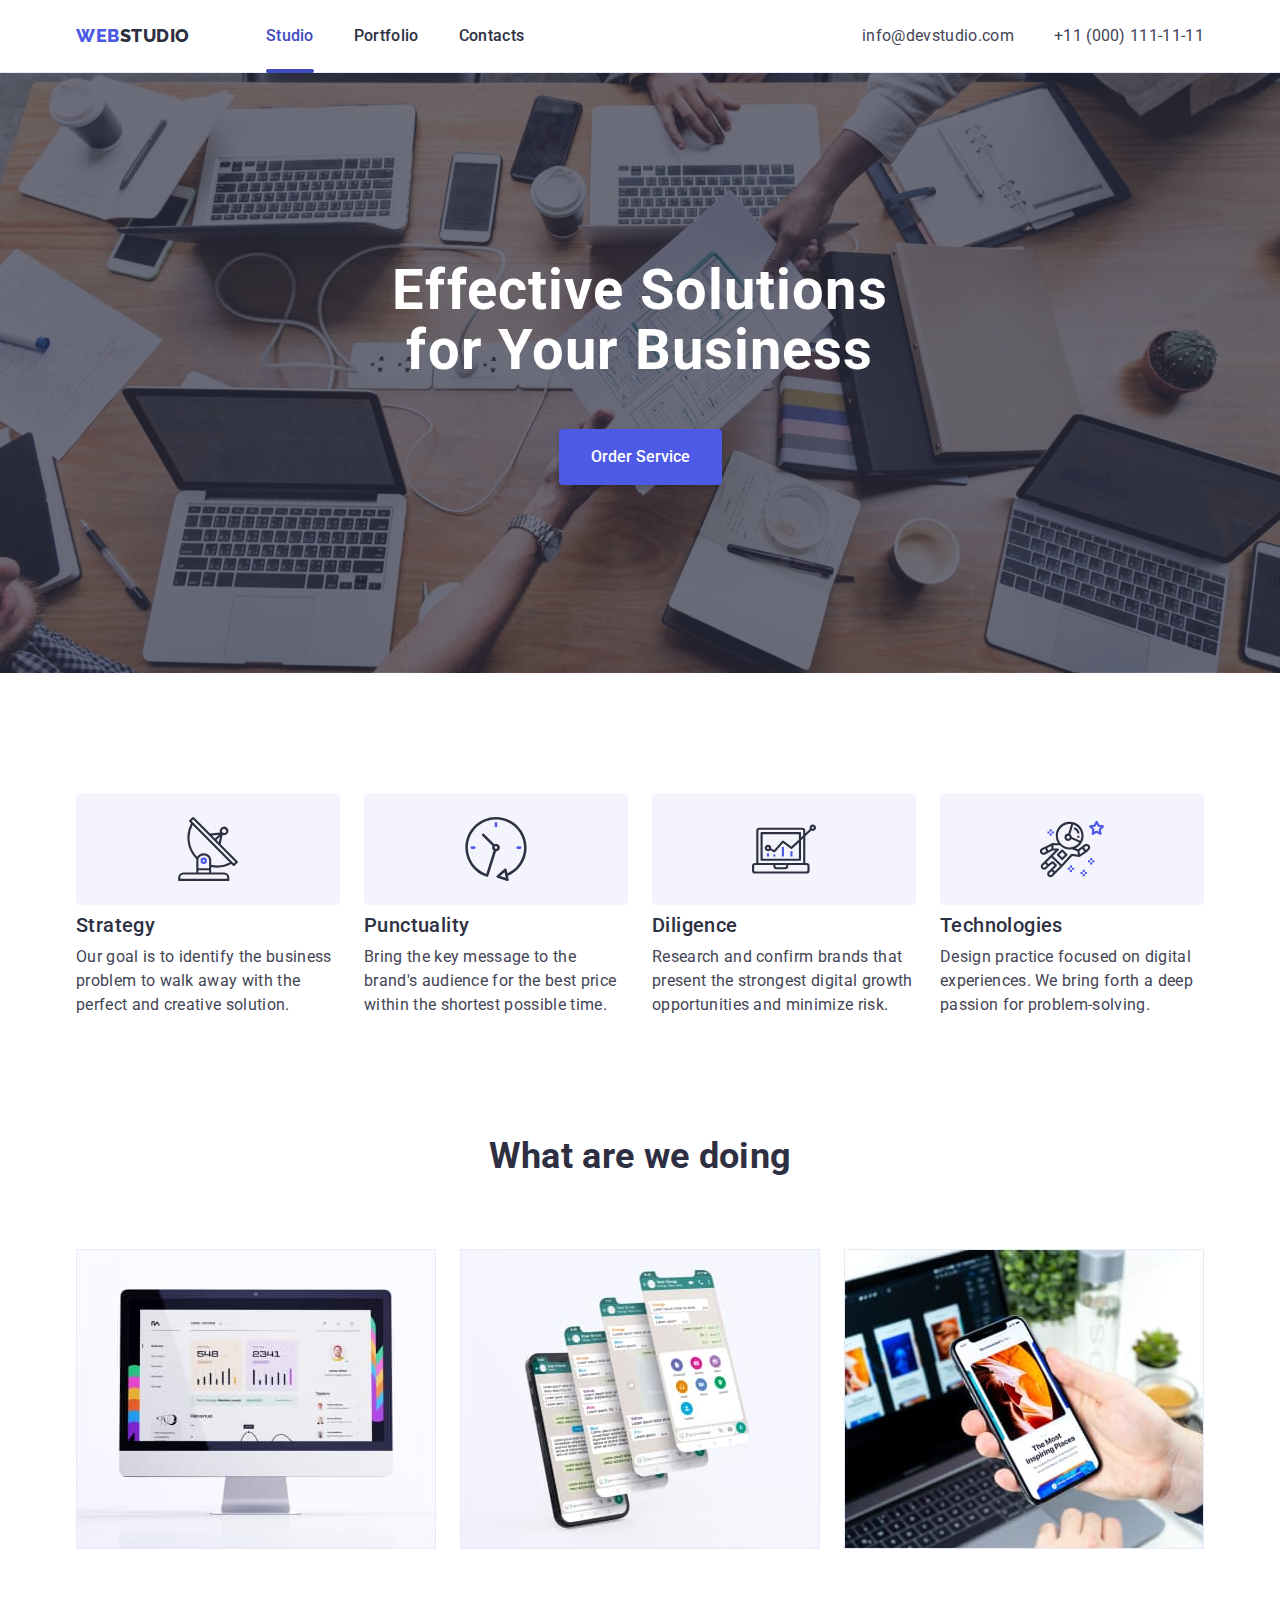
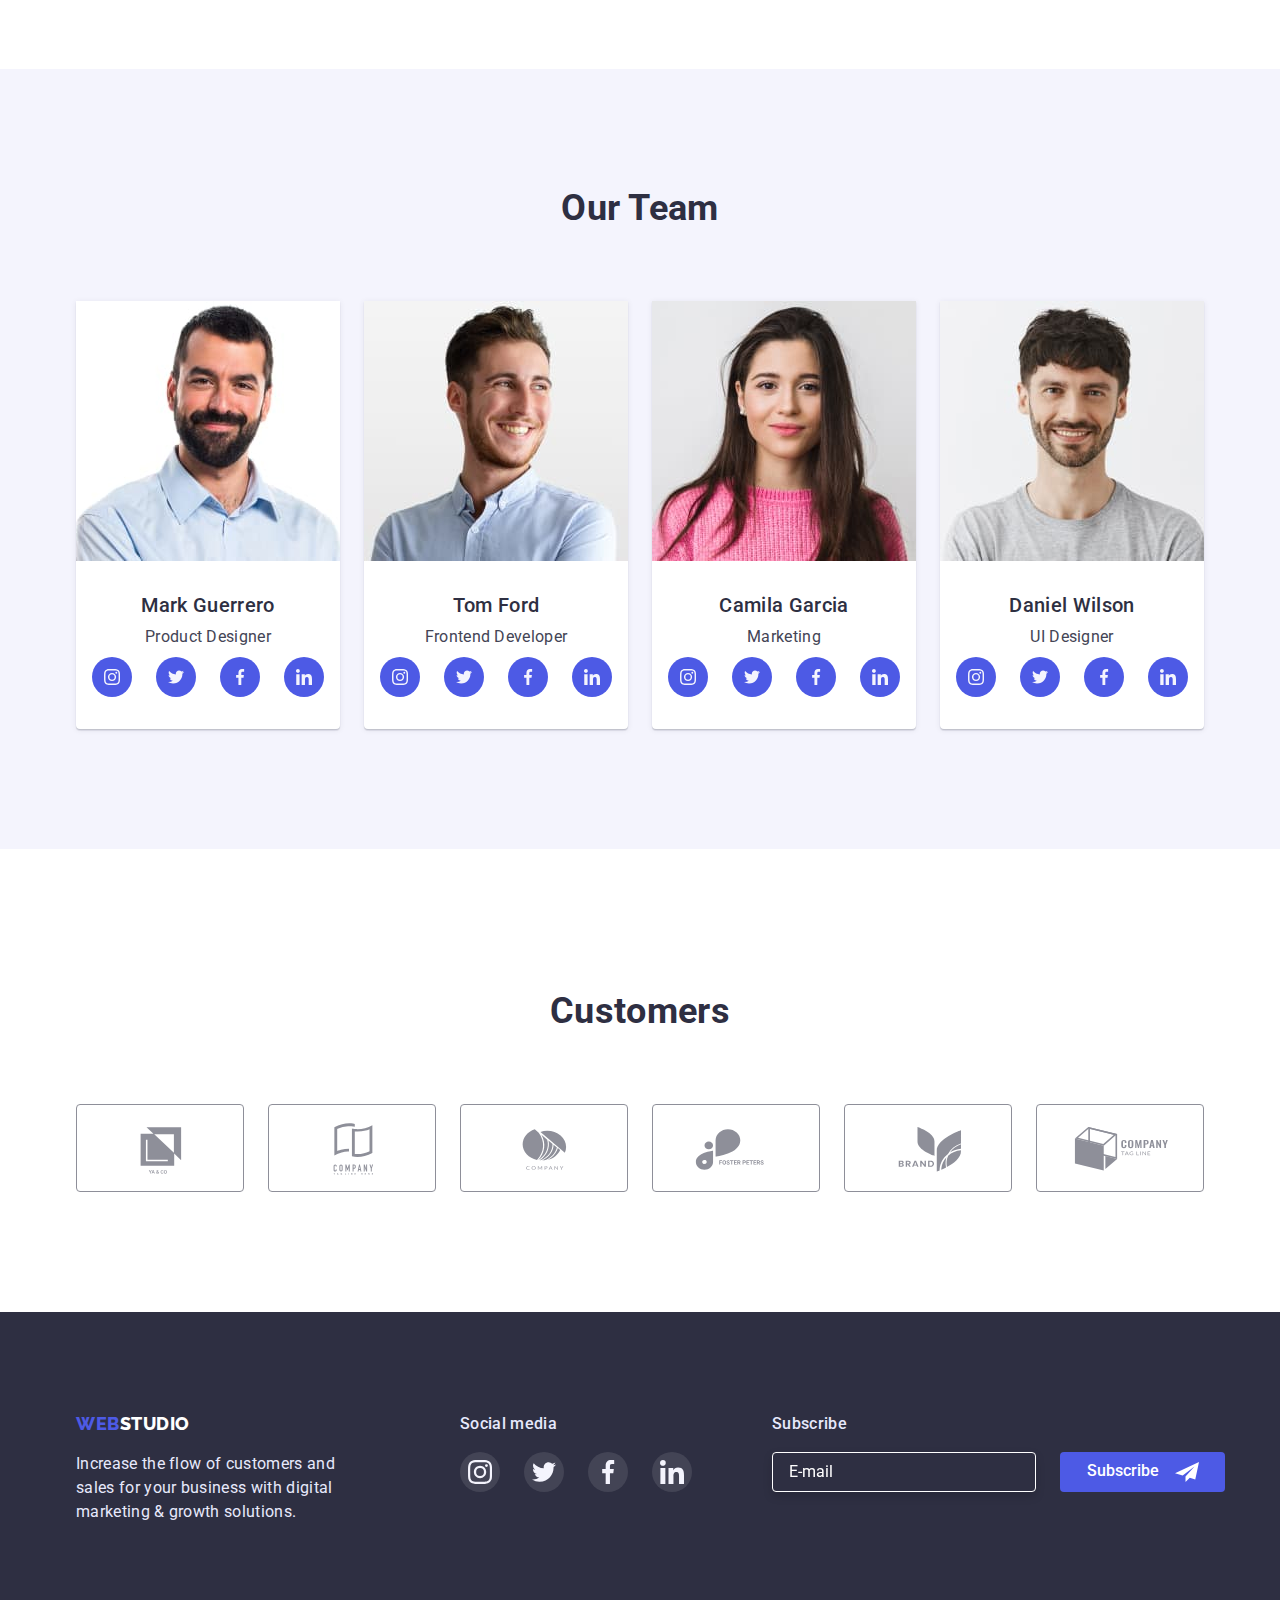
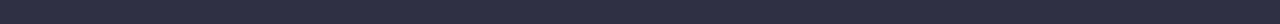
<file: index.html>
<!DOCTYPE html>
<html lang="en">
  <head>
    <meta charset="UTF-8" />
    <meta http-equiv="X-UA-Compatible" content="IE=edge" />
    <meta name="viewport" content="width=device-width, initial-scale=1.0" />
    <title>Web Studio</title>
    <link
      rel="stylesheet"
      href="https://cdnjs.cloudflare.com/ajax/libs/modern-normalize/1.1.0/modern-normalize.min.css"
    />
    <link rel="preconnect" href="https://fonts.googleapis.com" />
    <link rel="preconnect" href="https://fonts.gstatic.com" crossorigin />
    <link
      href="https://fonts.googleapis.com/css2?family=Raleway:wght@800&family=Roboto:wght@400;500;700&display=swap"
      rel="stylesheet"
    />
    <link rel="stylesheet" href="./css/styles.css" />
  </head>
  <body>
    <header>
      <div class="container">
        <div class="header-container-desktop">
          <nav class="header-nav">
            <a class="logo" href="./index.html">
              Web<span class="logo-decorate">Studio</span>
            </a>
            <ul class="header-menu">
              <li>
                <a class="navigation-link current" href="./index.html">
                  Studio
                </a>
              </li>
              <li>
                <a class="navigation-link" href="./portfolio.html">
                  Portfolio
                </a>
              </li>
              <li>
                <a class="navigation-link" href=""> Contacts </a>
              </li>
            </ul>
          </nav>
          <address>
            <ul class="header-adress">
              <li>
                <a class="address-link" href="mailto:info@devstudio.com"
                  >info@devstudio.com</a
                >
              </li>
              <li>
                <a class="address-link" href="tel:+110001111111"
                  >+11 (000) 111-11-11</a
                >
              </li>
            </ul>
          </address>
        </div>
        <div class="header-container-mobile">
          <a class="logo" href="./index.html">
            Web<span class="logo-decorate">Studio</span>
          </a>
          <button
            class="header-burger js-open-menu"
            type="button"
            aria-expanded="false"
          >
            <svg class="header-burger-icon" width="32" height="22">
              <use href="./images/icons.svg#icon-menu-hamburger"></use>
            </svg>
          </button>
        </div>
        <div class="mobile-menu-container js-menu-container">
          <div class="mobile-menu-thumb">
            <button class="js-close-menu modal-close" type="button">
              <svg class="modal-button-icon">
                <use href="./images/icons.svg#icon-close"></use>
              </svg>
            </button>

            <div class="mobile-menu-navigation">
              <ul>
                <li>
                  <a class="navigation-link" href="./index.html"> Studio </a>
                </li>
                <li>
                  <a class="navigation-link" href="./portfolio.html">
                    Portfolio
                  </a>
                </li>
                <li>
                  <a class="navigation-link mobile-focus" href=""> Contacts </a>
                </li>
              </ul>
            </div>

            <div class="mobile-menu-adress">
              <ul>
                <li>
                  <a class="address-link mobile-focus" href="tel:+110001111111"
                    >+11 (000) 111-11-11</a
                  >
                </li>
                <li>
                  <a
                    class="address-link mobile-mailto"
                    href="mailto:info@devstudio.com"
                    >info@devstudio.com</a
                  >
                </li>
              </ul>
            </div>
            <ul class="socials-list">
              <li class="socials-item">
                <a class="socials-link" href="#">
                  <svg class="socials-icon">
                    <use href="./images/icons.svg#icon-instagram"></use>
                  </svg>
                </a>
              </li>
              <li class="socials-item">
                <a class="socials-link" href="#">
                  <svg class="socials-icon">
                    <use href="./images/icons.svg#icon-twitter"></use>
                  </svg>
                </a>
              </li>
              <li class="socials-item">
                <a class="socials-link" href="#">
                  <svg class="socials-icon">
                    <use href="./images/icons.svg#icon-facebook"></use>
                  </svg>
                </a>
              </li>
              <li class="socials-item">
                <a class="socials-link" href="#">
                  <svg class="socials-icon">
                    <use href="./images/icons.svg#icon-linkedin"></use>
                  </svg>
                </a>
              </li>
            </ul>
          </div>
        </div>
      </div>
    </header>

    <main>
      <section class="hero">
        <div class="container">
          <h1 class="hero-title">Effective Solutions for Your Business</h1>
          <button class="hero-button" type="button" data-modal-open>
            Order Service
          </button>
        </div>
      </section>
      <section class="benefits">
        <div class="container">
          <h2 class="section-title visually-hidden">Benefits</h2>
          <ul class="benefits-list">
            <li class="benefits-item">
              <div class="benefits-icon-thumb">
                <svg class="benefits-icon">
                  <use
                    href="./images/icons.svg#icon-antenna"
                    width="64"
                    height="64"
                  ></use>
                </svg>
              </div>
              <h3 class="benefits-title">Strategy</h3>
              <p class="benefits-description">
                Our goal is to identify the business problem to walk away with
                the perfect and creative solution.
              </p>
            </li>
            <li class="benefits-item">
              <div class="benefits-icon-thumb">
                <svg class="benefits-icon">
                  <use
                    href="./images/icons.svg#icon-clock"
                    width="64"
                    height="64"
                  ></use>
                </svg>
              </div>
              <h3 class="benefits-title">Punctuality</h3>
              <p class="benefits-description">
                Bring the key message to the brand's audience for the best price
                within the shortest possible time.
              </p>
            </li>
            <li class="benefits-item">
              <div class="benefits-icon-thumb">
                <svg class="benefits-icon">
                  <use
                    href="./images/icons.svg#icon-diagram"
                    width="64"
                    height="64"
                  ></use>
                </svg>
              </div>
              <h3 class="benefits-title">Diligence</h3>
              <p class="benefits-description">
                Research and confirm brands that present the strongest digital
                growth opportunities and minimize risk.
              </p>
            </li>
            <li class="benefits-item">
              <div class="benefits-icon-thumb">
                <svg class="benefits-icon">
                  <use
                    href="./images/icons.svg#icon-astronaut"
                    width="64"
                    height="64"
                  ></use>
                </svg>
              </div>
              <h3 class="benefits-title">Technologies</h3>
              <p class="benefits-description">
                Design practice focused on digital experiences. We bring forth a
                deep passion for problem-solving.
              </p>
            </li>
          </ul>
        </div>
      </section>
      <section class="works">
        <div class="container">
          <h2 class="section-title">What are we doing</h2>
          <ul class="works-list">
            <li>
              <img
                srcset="./images/works1.jpg 1x, ./images/works1@2x.jpg 2x"
                src="./images/works1.jpg"
                alt="Monoblock"
                width="360"
                height="300"
              />
            </li>
            <li>
              <img
                srcset="./images/works2.jpg 1x, ./images/works2@2x.jpg 2x"
                src="./images/works2.jpg"
                alt="Mobile phone"
                width="360"
                height="300"
              />
            </li>
            <li>
              <img
                srcset="./images/works3.jpg 1x, ./images/works3@2x.jpg 2x"
                src="./images/works3.jpg"
                alt="Notebock"
                width="360"
                height="300"
              />
            </li>
          </ul>
        </div>
      </section>
      <section class="team-section">
        <div class="container">
          <h2 class="section-title">Our Team</h2>
          <ul class="team-list">
            <li class="team-card">
              <img
                srcset="./images/teamcard1.jpg 1x, ./images/teamcard1@2x.jpg 2x"
                src="./images/teamcard1.jpg"
                alt="Mark Guerrero"
                width="264"
                height="260"
              />
              <div class="team-card-name">
                <h3 class="team-card-title">Mark Guerrero</h3>
                <p class="team-card-description">Product Designer</p>
                <ul class="socials-list">
                  <li class="socials-item">
                    <a class="socials-link" href="#">
                      <svg class="socials-icon">
                        <use href="./images/icons.svg#icon-instagram"></use>
                      </svg>
                    </a>
                  </li>
                  <li class="socials-item">
                    <a class="socials-link" href="#">
                      <svg class="socials-icon">
                        <use href="./images/icons.svg#icon-twitter"></use>
                      </svg>
                    </a>
                  </li>
                  <li class="socials-item">
                    <a class="socials-link" href="#">
                      <svg class="socials-icon">
                        <use href="./images/icons.svg#icon-facebook"></use>
                      </svg>
                    </a>
                  </li>
                  <li class="socials-item">
                    <a class="socials-link" href="#">
                      <svg class="socials-icon">
                        <use href="./images/icons.svg#icon-linkedin"></use>
                      </svg>
                    </a>
                  </li>
                </ul>
              </div>
            </li>
            <li class="team-card">
              <img
                srcset="./images/teamcard2.jpg 1x, ./images/teamcard2@2x.jpg 2x"
                src="./images/teamcard2.jpg"
                alt="Tom Ford"
                width="264"
                height="260"
              />
              <div class="team-card-name">
                <h3 class="team-card-title">Tom Ford</h3>
                <p class="team-card-description">Frontend Developer</p>
                <ul class="socials-list">
                  <li class="socials-item">
                    <a class="socials-link" href="#">
                      <svg class="socials-icon">
                        <use href="./images/icons.svg#icon-instagram"></use>
                      </svg>
                    </a>
                  </li>
                  <li class="socials-item">
                    <a class="socials-link" href="#">
                      <svg class="socials-icon">
                        <use href="./images/icons.svg#icon-twitter"></use>
                      </svg>
                    </a>
                  </li>
                  <li class="socials-item">
                    <a class="socials-link" href="#">
                      <svg class="socials-icon">
                        <use href="./images/icons.svg#icon-facebook"></use>
                      </svg>
                    </a>
                  </li>
                  <li class="socials-item">
                    <a class="socials-link" href="#">
                      <svg class="socials-icon">
                        <use href="./images/icons.svg#icon-linkedin"></use>
                      </svg>
                    </a>
                  </li>
                </ul>
              </div>
            </li>
            <li class="team-card">
              <img
                srcset="./images/teamcard3.jpg 1x, ./images/teamcard3@2x.jpg 2x"
                src="./images/teamcard3.jpg"
                alt="Camila Garcia"
                width="264"
                height="260"
              />
              <div class="team-card-name">
                <h3 class="team-card-title">Camila Garcia</h3>
                <p class="team-card-description">Marketing</p>
                <ul class="socials-list">
                  <li class="socials-item">
                    <a class="socials-link" href="#">
                      <svg class="socials-icon">
                        <use href="./images/icons.svg#icon-instagram"></use>
                      </svg>
                    </a>
                  </li>
                  <li class="socials-item">
                    <a class="socials-link" href="#">
                      <svg class="socials-icon">
                        <use href="./images/icons.svg#icon-twitter"></use>
                      </svg>
                    </a>
                  </li>
                  <li class="socials-item">
                    <a class="socials-link" href="#">
                      <svg class="socials-icon">
                        <use href="./images/icons.svg#icon-facebook"></use>
                      </svg>
                    </a>
                  </li>
                  <li class="socials-item">
                    <a class="socials-link" href="#">
                      <svg class="socials-icon">
                        <use href="./images/icons.svg#icon-linkedin"></use>
                      </svg>
                    </a>
                  </li>
                </ul>
              </div>
            </li>
            <li class="team-card">
              <img
                srcset="./images/teamcard4.jpg 1x, ./images/teamcard4@2x.jpg 2x"
                src="./images/teamcard4.jpg"
                alt="Daniel Wilson"
                width="264"
                height="260"
              />
              <div class="team-card-name">
                <h3 class="team-card-title">Daniel Wilson</h3>
                <p class="team-card-description">UI Designer</p>
                <ul class="socials-list">
                  <li class="socials-item">
                    <a class="socials-link" href="#">
                      <svg class="socials-icon">
                        <use href="./images/icons.svg#icon-instagram"></use>
                      </svg>
                    </a>
                  </li>
                  <li class="socials-item">
                    <a class="socials-link" href="#">
                      <svg class="socials-icon">
                        <use href="./images/icons.svg#icon-twitter"></use>
                      </svg>
                    </a>
                  </li>
                  <li class="socials-item">
                    <a class="socials-link" href="#">
                      <svg class="socials-icon">
                        <use href="./images/icons.svg#icon-facebook"></use>
                      </svg>
                    </a>
                  </li>
                  <li class="socials-item">
                    <a class="socials-link" href="#">
                      <svg class="socials-icon">
                        <use href="./images/icons.svg#icon-linkedin"></use>
                      </svg>
                    </a>
                  </li>
                </ul>
              </div>
            </li>
          </ul>
        </div>
      </section>
      <section class="customers">
        <div class="container">
          <h2 class="section-title">Customers</h2>
          <ul class="customers-list">
            <li class="customers-item">
              <a class="customers-link" href="#">
                <svg class="customers-icon">
                  <use href="./images/icons.svg#icon-company1"></use>
                </svg>
              </a>
            </li>
            <li class="customers-item">
              <a class="customers-link" href="#">
                <svg class="customers-icon">
                  <use href="./images/icons.svg#icon-company2"></use>
                </svg>
              </a>
            </li>
            <li class="customers-item">
              <a class="customers-link" href="#">
                <svg class="customers-icon">
                  <use href="./images/icons.svg#icon-company3"></use>
                </svg>
              </a>
            </li>
            <li class="customers-item">
              <a class="customers-link" href="#">
                <svg class="customers-icon">
                  <use href="./images/icons.svg#icon-company4"></use>
                </svg>
              </a>
            </li>
            <li class="customers-item">
              <a class="customers-link" href="#">
                <svg class="customers-icon">
                  <use href="./images/icons.svg#icon-company5"></use>
                </svg>
              </a>
            </li>
            <li class="customers-item">
              <a class="customers-link" href="#">
                <svg class="customers-icon">
                  <use href="./images/icons.svg#icon-company6"></use>
                </svg>
              </a>
            </li>
          </ul>
        </div>
      </section>
    </main>

    <footer>
      <div class="container">
        <div class="footer-container">
          <div class="footer-description">
            <a class="logo" href="./index.html">
              Web<span class="logo-decorate">Studio</span>
            </a>
            <p class="footer-info">
              Increase the flow of customers and sales for your business with
              digital marketing & growth solutions.
            </p>
          </div>
          <div class="footer-social">
            <p class="footer-social-title">Social media</p>
            <ul class="footer-socials-list">
              <li class="footer-socials-item">
                <a class="footer-socials-link" href="#">
                  <svg class="footer-socials-icon">
                    <use href="./images/icons.svg#icon-instagram"></use>
                  </svg>
                </a>
              </li>
              <li class="footer-socials-item">
                <a class="footer-socials-link" href="#">
                  <svg class="footer-socials-icon">
                    <use href="./images/icons.svg#icon-twitter"></use>
                  </svg>
                </a>
              </li>
              <li class="footer-socials-item">
                <a class="footer-socials-link" href="#">
                  <svg class="footer-socials-icon">
                    <use href="./images/icons.svg#icon-facebook"></use>
                  </svg>
                </a>
              </li>
              <li class="footer-socials-item">
                <a class="footer-socials-link" href="#">
                  <svg class="footer-socials-icon">
                    <use href="./images/icons.svg#icon-linkedin"></use>
                  </svg>
                </a>
              </li>
            </ul>
          </div>
          <div class="footer-form">
            <p class="footer-form-title">Subscribe</p>
            <form name="footer-form" autocomplete="off">
              <div class="footer-form-field">
                <input
                  class="footer-form-input"
                  type="email"
                  name="email"
                  id="email"
                  placeholder="E-mail"
                />
                <label class="visually-hidden" for="email"></label>
                <button class="footer-form-button" type="submit">
                  Subscribe
                  <svg class="footer-form-button-icon">
                    <use href="./images/icons.svg#icon-telegram"></use>
                  </svg>
                </button>
              </div>
            </form>
          </div>
        </div>
      </div>
    </footer>
    <div class="backdrop is-hidden" data-modal>
      <div class="modal">
        <button class="modal-close" type="button" data-modal-close>
          <svg class="modal-button-icon">
            <use href="./images/icons.svg#icon-close"></use>
          </svg>
        </button>
        <p class="contact-form-title">
          Leave your contacts and we will call you back
        </p>
        <form class="contact-form" name="contact-form" autocomplete="off">
          <div class="contact-form-field">
            <label class="contact-form-label" for="user-name">Name</label>
            <input
              class="contact-form-input"
              type="text"
              name="user-name"
              id="user-name"
              placeholder=" "
            />
            <svg class="contact-form-icon">
              <use href="./images/icons.svg#icon-man"></use>
            </svg>
          </div>

          <div class="contact-form-field">
            <label class="contact-form-label" for="user-phone">Phone</label>
            <input
              class="contact-form-input"
              type="tel"
              name="user-phone"
              id="user-phone"
              placeholder=" "
            />
            <svg class="contact-form-icon">
              <use href="./images/icons.svg#icon-phone"></use>
            </svg>
          </div>

          <div class="contact-form-field">
            <label class="contact-form-label" for="user-email">Email</label>
            <input
              class="contact-form-input"
              type="email"
              name="user-email"
              id="user-email"
              placeholder=" "
            />
            <svg class="contact-form-icon">
              <use href="./images/icons.svg#icon-email"></use>
            </svg>
          </div>

          <div class="contact-form-textarea">
            <label class="contact-form-label" for="user-message">Comment</label>
            <textarea
              class="contact-form-input textarea"
              name="user-message"
              id="user-message"
              placeholder="Text input"
            ></textarea>
          </div>

          <div class="contact-form-checkbox">
            <label class="checkbox-label" for="terms-conditions">
              <input
                class="checkbox-input"
                id="terms-conditions"
                type="checkbox"
                name="terms-conditions"
              />
              <span class="checkbox-icon"></span>
              <span>
                I accept the terms and conditions of the
                <a class="privacy-policy" href="#">Privacy Policy</a>
              </span>
            </label>
          </div>

          <button class="contact-form-button" type="submit">Send</button>
        </form>
      </div>
    </div>
    <script src="./js/mobile-menu.js"></script>
    <script src="./js/modal.js"></script>
  </body>
</html>
</file>
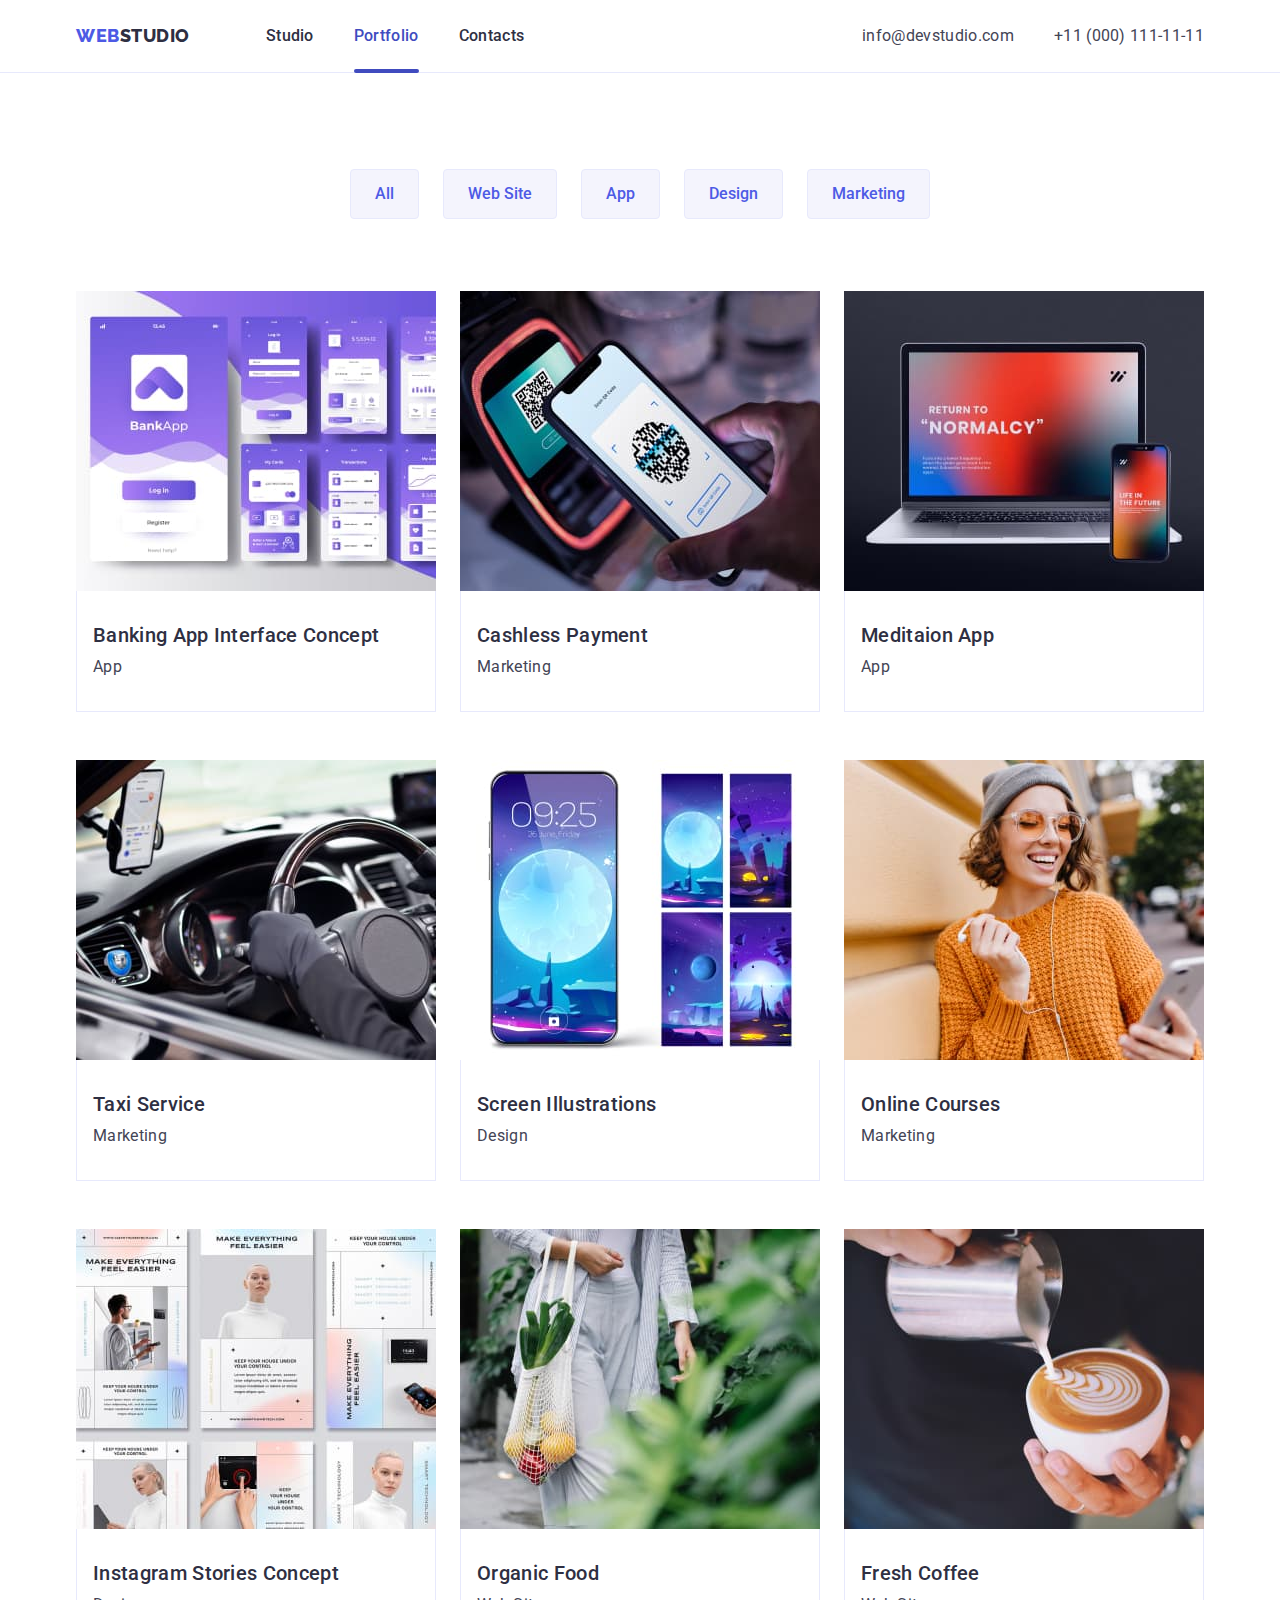
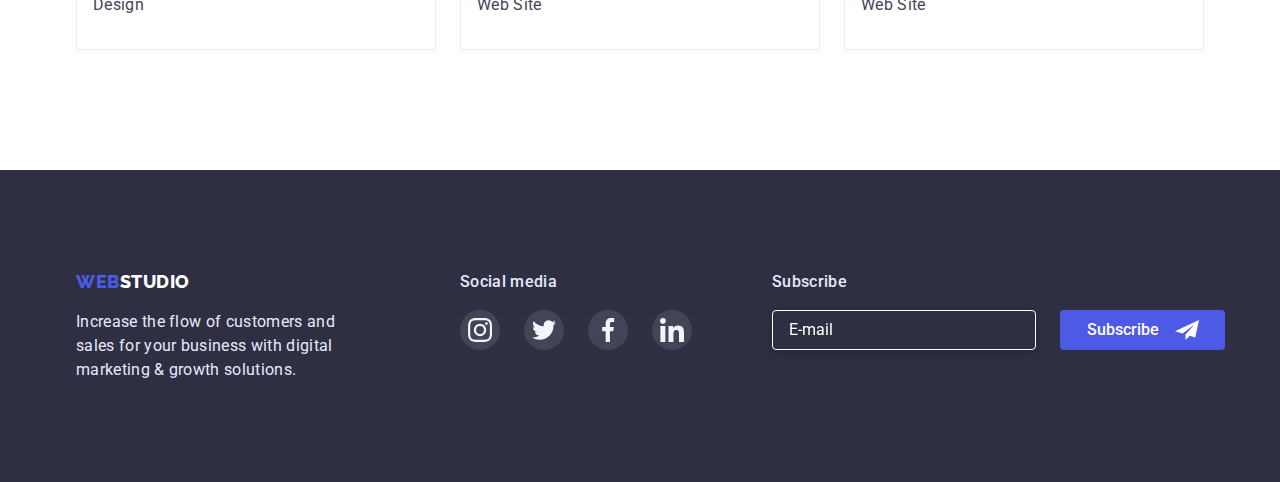
<file: portfolio.html>
<!DOCTYPE html>
<html lang="en">
  <head>
    <meta charset="UTF-8" />
    <meta http-equiv="X-UA-Compatible" content="IE=edge" />
    <meta name="viewport" content="width=device-width, initial-scale=1.0" />
    <title>Web Studio</title>
    <link
      rel="stylesheet"
      href="https://cdnjs.cloudflare.com/ajax/libs/modern-normalize/1.1.0/modern-normalize.min.css"
    />
    <link rel="preconnect" href="https://fonts.googleapis.com" />
    <link rel="preconnect" href="https://fonts.gstatic.com" crossorigin />
    <link
      href="https://fonts.googleapis.com/css2?family=Raleway:wght@800&family=Roboto:wght@400;500;700&display=swap"
      rel="stylesheet"
    />
    <link rel="stylesheet" href="./css/styles.css" />
  </head>
  <body>
    <header>
      <div class="container">
        <div class="header-container-desktop">
          <nav class="header-nav">
            <a class="logo" href="./index.html">
              Web<span class="logo-decorate">Studio</span>
            </a>
            <ul class="header-menu">
              <li>
                <a class="navigation-link" href="./index.html"> Studio </a>
              </li>
              <li>
                <a class="navigation-link current" href="./portfolio.html">
                  Portfolio
                </a>
              </li>
              <li>
                <a class="navigation-link" href=""> Contacts </a>
              </li>
            </ul>
          </nav>
          <address>
            <ul class="header-adress">
              <li>
                <a class="address-link" href="mailto:info@devstudio.com"
                  >info@devstudio.com</a
                >
              </li>
              <li>
                <a class="address-link" href="tel:+110001111111"
                  >+11 (000) 111-11-11</a
                >
              </li>
            </ul>
          </address>
        </div>
        <div class="header-container-mobile">
          <a class="logo" href="./index.html">
            Web<span class="logo-decorate">Studio</span>
          </a>
          <button
            class="header-burger js-open-menu"
            type="button"
            aria-expanded="false"
          >
            <svg class="header-burger-icon" width="32" height="22">
              <use href="./images/icons.svg#icon-menu-hamburger"></use>
            </svg>
          </button>
        </div>
        <div class="mobile-menu-container js-menu-container">
          <div class="mobile-menu-thumb">
            <button class="js-close-menu modal-close" type="button">
              <svg class="modal-button-icon">
                <use href="./images/icons.svg#icon-close"></use>
              </svg>
            </button>

            <div class="mobile-menu-navigation">
              <ul>
                <li>
                  <a class="navigation-link" href="./index.html"> Studio </a>
                </li>
                <li>
                  <a class="navigation-link" href="./portfolio.html">
                    Portfolio
                  </a>
                </li>
                <li>
                  <a class="navigation-link mobile-focus" href=""> Contacts </a>
                </li>
              </ul>
            </div>

            <div class="mobile-menu-adress">
              <ul>
                <li>
                  <a class="address-link mobile-focus" href="tel:+110001111111"
                    >+11 (000) 111-11-11</a
                  >
                </li>
                <li>
                  <a
                    class="address-link mobile-mailto"
                    href="mailto:info@devstudio.com"
                    >info@devstudio.com</a
                  >
                </li>
              </ul>
            </div>
            <ul class="socials-list">
              <li class="socials-item">
                <a class="socials-link" href="#">
                  <svg class="socials-icon">
                    <use href="./images/icons.svg#icon-instagram"></use>
                  </svg>
                </a>
              </li>
              <li class="socials-item">
                <a class="socials-link" href="#">
                  <svg class="socials-icon">
                    <use href="./images/icons.svg#icon-twitter"></use>
                  </svg>
                </a>
              </li>
              <li class="socials-item">
                <a class="socials-link" href="#">
                  <svg class="socials-icon">
                    <use href="./images/icons.svg#icon-facebook"></use>
                  </svg>
                </a>
              </li>
              <li class="socials-item">
                <a class="socials-link" href="#">
                  <svg class="socials-icon">
                    <use href="./images/icons.svg#icon-linkedin"></use>
                  </svg>
                </a>
              </li>
            </ul>
          </div>
        </div>
      </div>
    </header>

    <main>
      <section class="portfolio">
        <div class="container">
          <h1 class="visually-hidden">Portfolio</h1>
          <ul class="portfolio-filter-menu">
            <li>
              <button class="portfolio-filter-btn" type="button">All</button>
            </li>
            <li>
              <button class="portfolio-filter-btn" type="button">
                Web Site
              </button>
            </li>
            <li>
              <button class="portfolio-filter-btn" type="button">App</button>
            </li>
            <li>
              <button class="portfolio-filter-btn" type="button">Design</button>
            </li>
            <li>
              <button class="portfolio-filter-btn" type="button">
                Marketing
              </button>
            </li>
          </ul>
          <ul class="portfolio-filter-list">
            <li class="portfolio-project-item">
              <a class="portfolio-project-link" href="">
                <div class="portfolio-image">
                  <img
                    srcset="
                      ./images/ProjectCard1.jpg    1x,
                      ./images/ProjectCard1@2x.jpg 2x
                    "
                    src="./images/ProjectCard1.jpg"
                    alt="Banking App Interface Concept"
                    width="360"
                    height="300"
                  />
                  <p class="portfolio-description">
                    14 Stylish and User-Friendly App Design Concepts · Task
                    Manager App · Calorie Tracker App · Exotic Fruit Ecommerce
                    App · Cloud Storage App
                  </p>
                </div>
                <div class="portfolio-project-name">
                  <h2 class="portfolio-project-title">
                    Banking App Interface Concept
                  </h2>
                  <p class="portfolio-project-type">App</p>
                </div></a
              >
            </li>
            <li class="portfolio-project-item">
              <a class="portfolio-project-link" href="">
                <div class="portfolio-image">
                  <img
                    srcset="
                      ./images/ProjectCard2.jpg    1x,
                      ./images/ProjectCard2@2x.jpg 2x
                    "
                    src="./images/ProjectCard2.jpg"
                    alt="Cashless Payment"
                    width="360"
                    height="300"
                  />
                  <p class="portfolio-description">
                    14 Stylish and User-Friendly App Design Concepts · Task
                    Manager App · Calorie Tracker App · Exotic Fruit Ecommerce
                    App · Cloud Storage App
                  </p>
                </div>
                <div class="portfolio-project-name">
                  <h2 class="portfolio-project-title">Cashless Payment</h2>
                  <p class="portfolio-project-type">Marketing</p>
                </div></a
              >
            </li>
            <li class="portfolio-project-item">
              <a class="portfolio-project-link" href="">
                <div class="portfolio-image">
                  <img
                    srcset="
                      ./images/ProjectCard3.jpg    1x,
                      ./images/ProjectCard3@2x.jpg 2x
                    "
                    src="./images/ProjectCard3.jpg"
                    alt="Meditaion App"
                    width="360"
                    height="300"
                  />
                  <p class="portfolio-description">
                    14 Stylish and User-Friendly App Design Concepts · Task
                    Manager App · Calorie Tracker App · Exotic Fruit Ecommerce
                    App · Cloud Storage App
                  </p>
                </div>
                <div class="portfolio-project-name">
                  <h2 class="portfolio-project-title">Meditaion App</h2>
                  <p class="portfolio-project-type">App</p>
                </div></a
              >
            </li>
            <li class="portfolio-project-item">
              <a class="portfolio-project-link" href="">
                <div class="portfolio-image">
                  <img
                    srcset="
                      ./images/ProjectCard4.jpg    1x,
                      ./images/ProjectCard4@2x.jpg 2x
                    "
                    src="./images/ProjectCard4.jpg"
                    alt="Taxi Service"
                    width="360"
                    height="300"
                  />
                  <p class="portfolio-description">
                    14 Stylish and User-Friendly App Design Concepts · Task
                    Manager App · Calorie Tracker App · Exotic Fruit Ecommerce
                    App · Cloud Storage App
                  </p>
                </div>
                <div class="portfolio-project-name">
                  <h2 class="portfolio-project-title">Taxi Service</h2>
                  <p class="portfolio-project-type">Marketing</p>
                </div></a
              >
            </li>
            <li class="portfolio-project-item">
              <a class="portfolio-project-link" href="">
                <div class="portfolio-image">
                  <img
                    srcset="
                      ./images/ProjectCard5.jpg    1x,
                      ./images/ProjectCard5@2x.jpg 2x
                    "
                    src="./images/ProjectCard5.jpg"
                    alt="Screen Illustrations"
                    width="360"
                    height="300"
                  />
                  <p class="portfolio-description">
                    14 Stylish and User-Friendly App Design Concepts · Task
                    Manager App · Calorie Tracker App · Exotic Fruit Ecommerce
                    App · Cloud Storage App
                  </p>
                </div>
                <div class="portfolio-project-name">
                  <h2 class="portfolio-project-title">Screen Illustrations</h2>
                  <p class="portfolio-project-type">Design</p>
                </div></a
              >
            </li>
            <li class="portfolio-project-item">
              <a class="portfolio-project-link" href="">
                <div class="portfolio-image">
                  <img
                    srcset="
                      ./images/ProjectCard6.jpg    1x,
                      ./images/ProjectCard6@2x.jpg 2x
                    "
                    src="./images/ProjectCard6.jpg"
                    alt="Online Courses"
                    width="360"
                    height="300"
                  />
                  <p class="portfolio-description">
                    14 Stylish and User-Friendly App Design Concepts · Task
                    Manager App · Calorie Tracker App · Exotic Fruit Ecommerce
                    App · Cloud Storage App
                  </p>
                </div>
                <div class="portfolio-project-name">
                  <h2 class="portfolio-project-title">Online Courses</h2>
                  <p class="portfolio-project-type">Marketing</p>
                </div></a
              >
            </li>
            <li class="portfolio-project-item">
              <a class="portfolio-project-link" href="">
                <div class="portfolio-image">
                  <img
                    srcset="
                      ./images/ProjectCard7.jpg    1x,
                      ./images/ProjectCard7@2x.jpg 2x
                    "
                    src="./images/ProjectCard7.jpg"
                    alt="Instagram Stories Concept"
                    width="360"
                    height="300"
                  />
                  <p class="portfolio-description">
                    14 Stylish and User-Friendly App Design Concepts · Task
                    Manager App · Calorie Tracker App · Exotic Fruit Ecommerce
                    App · Cloud Storage App
                  </p>
                </div>
                <div class="portfolio-project-name">
                  <h2 class="portfolio-project-title">
                    Instagram Stories Concept
                  </h2>
                  <p class="portfolio-project-type">Design</p>
                </div></a
              >
            </li>
            <li class="portfolio-project-item">
              <a class="portfolio-project-link" href="">
                <div class="portfolio-image">
                  <img
                    srcset="
                      ./images/ProjectCard8.jpg    1x,
                      ./images/ProjectCard8@2x.jpg 2x
                    "
                    src="./images/ProjectCard8.jpg"
                    alt="Organic Food"
                    width="360"
                    height="300"
                  />
                  <p class="portfolio-description">
                    14 Stylish and User-Friendly App Design Concepts · Task
                    Manager App · Calorie Tracker App · Exotic Fruit Ecommerce
                    App · Cloud Storage App
                  </p>
                </div>
                <div class="portfolio-project-name">
                  <h2 class="portfolio-project-title">Organic Food</h2>
                  <p class="portfolio-project-type">Web Site</p>
                </div></a
              >
            </li>

            <li class="portfolio-project-item">
              <a class="portfolio-project-link" href="">
                <div class="portfolio-image">
                  <img
                    srcset="
                      ./images/ProjectCard9.jpg    1x,
                      ./images/ProjectCard9@2x.jpg 2x
                    "
                    src="./images/ProjectCard9.jpg"
                    alt="Fresh Coffee"
                    width="360"
                    height="300"
                  />
                  <p class="portfolio-description">
                    14 Stylish and User-Friendly App Design Concepts · Task
                    Manager App · Calorie Tracker App · Exotic Fruit Ecommerce
                    App · Cloud Storage App
                  </p>
                </div>
                <div class="portfolio-project-name">
                  <h2 class="portfolio-project-title">Fresh Coffee</h2>
                  <p class="portfolio-project-type">Web Site</p>
                </div></a
              >
            </li>
          </ul>
        </div>
      </section>
    </main>

    <footer>
      <div class="container">
        <div class="footer-container">
          <div class="footer-description">
            <a class="logo" href="./index.html">
              Web<span class="logo-decorate">Studio</span>
            </a>
            <p class="footer-info">
              Increase the flow of customers and sales for your business with
              digital marketing & growth solutions.
            </p>
          </div>
          <div class="footer-social">
            <p class="footer-social-title">Social media</p>
            <ul class="footer-socials-list">
              <li class="footer-socials-item">
                <a class="footer-socials-link" href="#">
                  <svg class="footer-socials-icon">
                    <use href="./images/icons.svg#icon-instagram"></use>
                  </svg>
                </a>
              </li>
              <li class="footer-socials-item">
                <a class="footer-socials-link" href="#">
                  <svg class="footer-socials-icon">
                    <use href="./images/icons.svg#icon-twitter"></use>
                  </svg>
                </a>
              </li>
              <li class="footer-socials-item">
                <a class="footer-socials-link" href="#">
                  <svg class="footer-socials-icon">
                    <use href="./images/icons.svg#icon-facebook"></use>
                  </svg>
                </a>
              </li>
              <li class="footer-socials-item">
                <a class="footer-socials-link" href="#">
                  <svg class="footer-socials-icon">
                    <use href="./images/icons.svg#icon-linkedin"></use>
                  </svg>
                </a>
              </li>
            </ul>
          </div>
          <div class="footer-form">
            <p class="footer-form-title">Subscribe</p>
            <form name="footer-form" autocomplete="off">
              <div class="footer-form-field">
                <input
                  class="footer-form-input"
                  type="email"
                  name="email"
                  id="email"
                  placeholder="E-mail"
                />
                <label class="visually-hidden" for="email"></label>
                <button class="footer-form-button" type="submit">
                  Subscribe
                  <svg class="footer-form-button-icon">
                    <use href="./images/icons.svg#icon-telegram"></use>
                  </svg>
                </button>
              </div>
            </form>
          </div>
        </div>
      </div>
    </footer>
    <script src="./js/mobile-menu.js"></script>
    <script src="./js/modal.js"></script>
  </body>
</html>
</file>
<file: css/styles.css>
:root{
    --primary-brand-color:#4D5AE5;
    --pressed-state-color:#404BBF;
    --body-text-color:#434455;
    --headings-color:#2E2F42;
    --accent-color:#E7E9FC;
    --inverted-text-color:#fff;
    --light-slate-color:#8E8F99;
}

body{
    color:var(--body-text-color);
    font-family:'Roboto', sans-serif;
    font-size:16px;
    line-height:1.5;
    letter-spacing: 0.02em;
    background-color:var(--inverted-text-color);
}

ul{
    list-style-type: none;
    margin: 0;
    padding: 0;
}

img {
    display: block;
    max-width: 100%;
    height: auto;
}

h1,
h2,
h3,
h4,
h5,
h6,
p {
    margin: 0;
    padding: 0;
}

.visually-hidden {
    position: absolute;
    width: 1px;
    height: 1px;
    margin: -1px;
    border: 0;
    padding: 0;
    white-space: nowrap;
    clip-path: inset(100%);
    clip: rect(0 0 0 0);
    overflow: hidden;
}

.container {
    max-width: 428px;
    padding: 0 15px;
    margin: 0 auto;
}

@media screen and (min-width: 768px) {
    .container {
        max-width: 768px;
    }
}

@media screen and (min-width: 1158px) {
    .container {
        max-width: 1158px;
    }
}

.section-title {
    text-align: center;
    color: var(--headings-color);
    font-weight: 700;
    font-size: 36px;
    line-height: 1.11;
}

/* Header */

header {
    border-bottom: 1px solid var(--accent-color);
}

/* Header-mobile */
.header-container-mobile{
    padding:20px 16px;
    display: flex;
    align-items: center;
    justify-content: space-between;
}

@media (min-width: 768px) {
    .header-container-mobile {
        display: none;
    }
}

.header-burger{
    display: flex;
    align-items: center;
    justify-content: center;
    width: 32px;
    height: 22px;
    padding: 0;
    stroke: var(--headings-color);
    background-color: var(--inverted-text-color);
    border: none;
    cursor: pointer;
}

 .mobile-menu-container{
    position: fixed;
    top: 0;
    left: 0;
    width: 100%;
    height: 100%;
    background-color: var(--inverted-text-color);
    transform: translateY(-150%);
    transition: transform 250ms cubic-bezier(0.4, 0, 0.2, 1);
    z-index: 2;
} 

.mobile-menu-container.is-open {
    transform: translateY(0);
}


.mobile-menu-thumb{
    position: relative;
    height: 100vh;
    display: flex;
    flex-direction: column;
    align-items: flex-start;
    padding: 80px 35px 40px 40px;
    font-size: 36px;
    line-heigth: 1.11;
    font-weight: 700;
    letter-spacing: 0.02em;
    overflow: auto;
}
.mobile-menu-navigation .navigation-link {
    padding: 0;
}

.mobile-menu-navigation{
    display: flex;
    flex-direction: column;
    gap: 20px;
    margin-bottom: auto;
}

.mobile-menu-adress{
    display:flex;
    flex-direction: column;
    gap:40px;
    margin-bottom:48px;
}
.mobile-menu-adress .address-link{
    padding: 0;
}

.mobile-menu-thumb .socials-list{
    gap:56px;
}


.mobile-mailto{
    font-size:20px;
    line-height: 1.2;
    font-weight: 500;
    letter-spacing: 0.02em;
    color: #434455;
}

.address-link.mobile-focus{
    color:var(--primary-brand-color);
}



.navigation-link.mobile-focus{
    color: var(--pressed-state-color);
}

@media (max-width: 320px){
    .address-link.mobile-focus{
        font-size: 20px;
        line-height: 1.2;
        font-weight: 500;
    }
    .mobile-menu-thumb .socials-list {
        gap: 24px;
        }
}


/* Header-desktop */


.header-container-desktop {
    display: none;
}

@media (min-width: 768px) {
    .header-container-desktop {
        display: flex;
        align-items: center;
        }
        .header-adress .address-link {
        padding: 6px 0;
        }
    }


@media (min-width: 1200px) {
    .header-container-desktop {
        align-items: center;
    }
    .header-adress {
        display: flex;
        gap: 40px;
        }
}

.header-nav{
    display: flex;
    gap:76px;
    flex-grow: 1;
    align-items: center;
}
.header-menu{
    display: flex;
    gap: 40px;
}


.navigation-link {
    position: relative;
    color: var(--headings-color);
    font-weight: 500;
}

.navigation-link.current{
    color:var(--pressed-state-color);
}

.navigation-link.current::after {
  position: absolute;
  bottom: -1px;
  display: block;
  width: 100%;
  height: 4px;
  background-color: var(--pressed-state-color);
  border-radius: 2px;
  content: '';
} 

.logo{
    color:var(--primary-brand-color);
    font-family: 'Raleway', sans-serif;
    font-weight: 800;
    font-size: 18px;
    line-height: 1.33;
    letter-spacing: 0.03em;
    text-transform: uppercase;
    text-decoration: none;
}

.logo-decorate{
    color:var(--headings-color);
}

.navigation-link, .address-link{
    text-decoration: none;
    display:inline-block;
    padding: 24px 0;
    transition: color 250ms cubic-bezier(0.4, 0, 0.2, 1);
}

.address-link{
    color: var(--body-text-color);
    font-style: normal;
}

.navigation-link:hover,
.address-link:hover{
    color:var(--pressed-state-color);
}

.navigation-link:focus,
.address-link:focus {
    color: var(--pressed-state-color);
}

/* Footer*/

.footer-container{
    display:flex;
    flex-direction: column;
    gap: 72px;
}

@media screen and (min-width: 768px) {
    footer .container {
        max-width: 565px;
    }
}

@media screen and (min-width: 1200px) {
    footer .container {
        max-width: 1158px;
    }
}

@media (min-width: 768px) {
    .footer-container {
        flex-direction: row;
        gap: 24px;
        flex-wrap: wrap;
        flex-basis: calc((100% - 24px) / 2);
    }

}

@media (min-width: 768px) and (max-width: 1199px){
    .footer-form {
        margin-top: 48px;
        }
}


@media (min-width: 1200px) {
    .footer-container {
        flex-wrap: nowrap;
        gap: 0; 
    }
    .footer-social {
        margin-left: 120px;
        }
    
    .footer-form {
        margin-left: 80px;
        }
}


footer .logo-decorate {
    color: var(--inverted-text-color);
}

footer {
    background-color: var(--headings-color);
    padding: 96px 0;
    text-align: center;
}

@media (min-width: 768px){
    footer {
        text-align: left;
        padding: 100px 0;
        }
}

.footer-description{
    margin: 0 auto;
    min-width: 264px;
}

.footer-info {
    color: var(--accent-color);
    max-width: 264px;
    margin: 0 auto;
}


.footer-container .logo{
    display:inline-block;
    margin-bottom:16px;
}

.footer-social-title, .footer-form-title{
    margin-bottom: 16px;
    color: var(--accent-color);
    font-weight: 500;
}

.footer-form-field{
    display:flex;
    flex-direction: column;
    gap:16px;
    align-items: center;
}

@media (min-width: 768px) {
    .footer-form-field {
        display: flex;
        flex-direction: row;
        gap: 24px;
        }
}

.footer-form-input{
    padding-left: 16px ;
    background-color: var(--headings-color);
    color: var(--inverted-text-color);
    width: calc(100% - 2 * 15px);
    height:40px;
    border: 1px solid var(--inverted-text-color);
    filter: drop-shadow(0px 4px 4px rgba(0, 0, 0, 0.15));
    border-radius: 4px;
}

@media (min-width: 768px) {
    .footer-form-input {
        width:264px;
    }
}
.footer-form-input::placeholder{
    color:var(--inverted-text-color);
    padding:8px 0 8px 0;
}

.footer-form-button{
    display: flex;
    justify-content: center;
    align-items: center;
    padding: 8px 24px;
    gap: 16px;
    width: 165px;
    background-color: var(--primary-brand-color);
    color:var(--inverted-text-color);
    border: none;
    border-radius: 4px;
    font-weight: 500;
    cursor: pointer;
    transition: background-color 250ms cubic-bezier(0.4, 0, 0.2, 1);
}

.footer-form-button:hover,
.footer-form-button:focus {
    background-color: var(--pressed-state-color);
}

.footer-form-button-icon{
    width:24px;
    height: 24px;
    fill: var(--inverted-text-color);
}

/* Footer-socials*/
.footer-socials-list {
    display: flex;
    justify-content: center;
    gap: 24px;
}

.footer-socials-item {
    width: 40px;
    height: 40px;
}

.footer-socials-link {
    display: flex;
    align-items: center;
    justify-content: center;
    width: 100%;
    height: 100%;
    background-color: #FFFFFF1A;;
    border-radius: 50%;
    transition: background-color 250ms cubic-bezier(0.4, 0, 0.2, 1);
}

.footer-socials-link:hover, .footer-socials-link:focus {
    background-color: #31D0AA;
}

.footer-socials-icon {
    width: 24px;
    height: 24px;
}
/* Hero section*/
.hero{
    background-color: var(--headings-color);
    background-image: linear-gradient(rgba(46, 47, 66, 0.7), rgba(46, 47, 66, 0.7)), url(../images/hero-bg-mobile.jpg);
    background-repeat: no-repeat;
    background-position: center;
    background-size: cover;
    max-width:1440px;
    margin:0 auto;
    color:var(--inverted-text-color);
    text-align: center;
    padding: 112px 0;
}

@media (min-device-pixel-ratio: 2),
(min-resolution: 192dpi),
(min-resolution: 2dppx) {
    .hero {
        background-image: linear-gradient(rgba(46, 47, 66, 0.7), rgba(46, 47, 66, 0.7)), url(../images/hero-bg-mobile@2x.jpg);
    }
}

@media (min-width: 768px) {
    .hero {
    background-image: linear-gradient(rgba(46, 47, 66, 0.7), rgba(46, 47, 66, 0.7)), url(../images/hero-bg-tablet.jpg);
    }
        @media (min-device-pixel-ratio: 2),
        (min-resolution: 192dpi),
        (min-resolution: 2dppx) {
            .hero {
                background-image: linear-gradient(rgba(46, 47, 66, 0.7), rgba(46, 47, 66, 0.7)), url(../images/hero-bg-tablet@2x.jpg);
            }
        }
}

@media (min-width: 1200px) {
    .hero{
    padding: 188px 0;
    background-image: linear-gradient(rgba(46, 47, 66, 0.7), rgba(46, 47, 66, 0.7)), url(../images/hero-bg-dekstop.jpg);
    }
        @media (min-device-pixel-ratio: 2),
        (min-resolution: 192dpi),
        (min-resolution: 2dppx) {
            .hero {
                background-image: linear-gradient(rgba(46, 47, 66, 0.7), rgba(46, 47, 66, 0.7)), url(../images/hero-bg-dekstop@2x.jpg);
            }
        }
}

.hero-title{
    font-size: 36px;
    line-height: 1.11; 
    margin-bottom:72px;
    max-width:496px;
    display:inline-block;
    letter-spacing: 0.02em;
}

@media (min-width: 768px) {
    .hero-title {
    font-size: 56px;
    line-height: 1.07;
    margin-bottom: 36px;
    }
}

@media (min-width: 1200px) {
    .hero-title {
    font-size: 56px;
    line-height: 1.07;
    margin-bottom: 48px;
    }
}

.hero-button{
    margin:0 auto;
    display:block;
    font-family: 'Roboto';
    font-weight: 500;
    font-size: 16px;
    line-height: 1.5;
    color: var(--inverted-text-color);
    background-color: var(--primary-brand-color);
    cursor: pointer;
    border-radius: 4px;
    border-width: 0;
    padding: 16px 32px;
    box-shadow: 0px 4px 4px rgba(0, 0, 0, 0.15);
    transition: background-color 250ms cubic-bezier(0.4, 0, 0.2, 1);
}

.hero-button:hover, .hero-button:focus{
    background-color: var(--pressed-state-color);
}


/* Benefits section*/

.benefits{
    padding:96px 0; 
}

@media (min-width: 1200px) {
    .benefits {
    padding: 120px 0;
    }
}

.benefits-list{
    display:flex;
    gap:72px;
    flex-direction: column;
    flex-wrap: wrap;
}

@media (min-width: 768px) {
    .benefits-list {
     flex-direction: row;
     gap:24px;
    grid-row-gap: 72px;
    }
    .benefits-item {
        flex-basis: calc((100% - 24px) / 2);
    }
}



@media (min-width: 1200px) {
    .benefits-item  {
    flex-basis: calc((100% - 72px) / 4);
    }
}


.benefits-title {
    color: var(--headings-color);
    margin-bottom: 8px;
    text-align: center;
    font-weight: 500;
    font-size: 36px;
    line-height: 1.11;
    letter-spacing: 0.02em;
}

@media (min-width: 768px) {
    .benefits-title {
        text-align: left;
    }
}
@media (min-width: 1200px) {
    .benefits-title {
        font-weight: 500;
        font-size: 20px;
        line-height: 1.2;
    }
}
.benefits-icon-thumb{
    display:none;
    align-items: center;
    justify-content: center;
    margin-bottom: 8px;
    width:264px;
    height:112px;
    background: #F4F4FD;
    border-radius: 4px;
}

@media (min-width: 1200px) {
    .benefits-icon-thumb {
        display: flex;
    }
}

.benefits-icon{
    width: 64px;
    height: 64px;
}

/* Works section*/

.works{
    display: none;
    padding-bottom:120px;
}

@media (min-width: 1200px) {
    .works {
        display: block;
    }
}
.works-list{
    margin-top:72px;
    display: flex;
    gap:24px;
}


/* Team section*/
.team-section{
    background-color: #F4F4FD;
    padding: 96px 0;
}

@media (min-width: 1200px) {
    .team-section {
        padding: 120px 0;
    }
}

.team-card{
    width: 264px;
    background-color: var(--inverted-text-color);
    text-align: center;
    box-shadow: 0px 1px 6px rgba(46, 47, 66, 0.08), 0px 1px 1px rgba(46, 47, 66, 0.16), 0px 2px 1px rgba(46, 47, 66, 0.08);
    border-radius: 0px 0px 4px 4px;
}

.team-card-title{
    color:var(--headings-color);
    font-weight: 500;
    font-size: 20px;
    line-height: 1.2;
    margin-bottom:8px;
}

.team-card-description{
    margin-bottom: 8px;
}

.team-list{
    margin-top: 72px;
    display:flex;
    flex-direction: column;
    gap:72px;
    align-items: center;
}

@media (min-width: 768px) {
    .team-list {
    flex-direction:row;
    gap: 24px;
    grid-row-gap: 64px;
    flex-wrap: wrap;
    justify-content: center;
    }
    .team-card{
    flex-basis: calc((100% - 24px) / 2);
    max-width: 264px;
    }
}

@media (min-width: 1200px) {
    .team-list {
    flex-wrap: nowrap;
    }
}

.team-card-name{
    padding:32px 16px;
}

/* Socials */
.socials-list {
    display: flex;
    justify-content: center;
    gap: 24px;
}

.socials-item {
    width: 40px;
    height: 40px;
}

.socials-link {
    display: flex;
    align-items: center;
    justify-content: center;
    width: 100%;
    height: 100%;
    background-color: var(--primary-brand-color);
    border-radius: 50%;
    transition: background-color 250ms cubic-bezier(0.4, 0, 0.2, 1);
}

.socials-link:hover, .socials-link:focus {
    background-color: var(--pressed-state-color);
}

.socials-icon {
    width: 16px;
    height: 16px;
}

/*Customers*/

.customers{
    padding: 96px 0;
}

@media (min-width: 1200px) {
    .customers {
        padding-top: 143px;
        padding-bottom: 120px;
    }
}

.customers .section-title{
    margin-bottom: 72px;
}

.customers-list {
    display: flex;
    justify-content: center;
    gap: 16px;
    flex-wrap: wrap;
    flex-basis: calc((100% - 16px) / 2);
    grid-row-gap: 72px;
}

@media (min-width: 768px) {
    .customers-list {
    flex-basis: calc((100% - 48px) / 3);
    gap: 24px;
    grid-row-gap: 72px;
    }
}

@media (min-width: 1200px) {
    .customers-list {
    flex-wrap: nowrap;
    }
}

.customers-link {
    display: flex;
    align-items: center;
    justify-content: center;
    border: 1px solid #8E8F99;
    border-radius: 4px;
    width: 168px;
    height: 88px;
    padding: 16px 32px;
    fill: #8E8F99;
    transition: fill 250ms cubic-bezier(0.4, 0, 0.2, 1), border 250ms cubic-bezier(0.4, 0, 0.2, 1);
}

.customers-link:hover, .customers-link:focus {
    fill: var(--primary-brand-color);
    border: 1px solid var(--primary-brand-color);
}

.customers-icon{
    width: 104px;
    height: 56px;
}


/*Portfolio*/


.portfolio{
 padding:96px 0 120px 0; 
}
.portfolio-filter-menu{
    display:flex;
    gap:24px; 
    flex-wrap: wrap;
}

@media (min-width: 768px) {
        .portfolio-filter-menu{
        flex-wrap: nowrap;
        justify-content: center;
    }
}


.portfolio-filter-list{
    display: flex;
    flex-direction: column;
    gap: 48px;
    flex-wrap: wrap;
    margin-top:72px;
}

@media (min-width: 768px) {
        
    .portfolio-filter-list{
        flex-direction: row;
        gap: 24px;
        grid-row-gap: 72px;
    }
    .portfolio-project-item {
        flex-basis: calc((100% - 24px) / 2);
        }
}

@media (min-width: 1200px) {

    .portfolio-project-item {
        flex-basis: calc((100% - 48px) / 3);
        }
    .portfolio-filter-list {
        grid-row-gap: 48px;
    }
}

.portfolio-filter-btn{
    background-color: #F4F4FD;
    color:var(--primary-brand-color);
    font-family: 'Roboto';
    font-weight: 500;
    font-size: 16px;
    line-height: 1.5;
    cursor: pointer;
    border: 1px solid #E7E9FC;
    border-radius: 4px;
    padding:12px 24px;
    transition: background-color 250ms cubic-bezier(0.4, 0, 0.2, 1), box-shadow 250ms cubic-bezier(0.4, 0, 0.2, 1), border 250ms cubic-bezier(0.4, 0, 0.2, 1);
}

.portfolio-filter-btn:hover, .portfolio-filter-btn:focus{
    background-color: var(--pressed-state-color);
    color:var(--inverted-text-color);
    box-shadow: 0px 3px 1px rgba(0, 0, 0, 0.1), 
                0px 2px 1px rgba(0, 0, 0, 0.08), 
                0px 2px 2px rgba(0, 0, 0, 0.12);
    border: 1px solid var(--primary-brand-color);
}

.portfolio-project-link{
    text-decoration: none;
    display: block;
    transition: box-shadow 250ms cubic-bezier(0.4, 0, 0.2, 1);
    max-width: 360px;
}

.portfolio-image {
    position: relative;
    overflow: hidden;
}

.portfolio-description {
    padding: 40px 32px 0 32px;
    position: absolute;
    top: 0;
    left: 0;
    width: 100%;
    height: 100%;
    color: #F4F4FD;
    background-color: var(--primary-brand-color);
    transform: translateY(100%);
    transition: transform 250ms cubic-bezier(0.4, 0, 0.2, 1);
}

.portfolio-project-link:hover .portfolio-description, .portfolio-project-link:focus .portfolio-description {
    transform: translateY(0);
}


.portfolio-project-link:hover,.portfolio-project-link:focus{
        box-shadow: 0px 1px 6px rgba(46, 47, 66, 0.08),
            0px 1px 1px rgba(46, 47, 66, 0.16),
            0px 2px 1px rgba(46, 47, 66, 0.08);
}

.portfolio-project-title{
    color:var(--headings-color);
    font-weight: 500;
    font-size: 20px;
    line-height: 1.2;
    margin-bottom:8px;
}

.portfolio-project-name{
    padding:32px 0 32px 16px;
    border-bottom:1px solid var(--accent-color);
    border-left: 1px solid var(--accent-color);
    border-right: 1px solid var(--accent-color);

}


.portfolio-project-type{
    color: var(--body-text-color);
    font-family: 'Roboto', sans-serif;
    font-weight: 400;
    font-size: 16px;
    line-height: 1.5;
}

/* Modal */
.backdrop {
    position: fixed;
    z-index: 1;
    top: 0;
    left: 0;
    display: flex;
    align-items: center;
    justify-content: center;
    width: 100%;
    height: 100%;
    padding: 20px 0;
    background-color: rgba(46, 47, 66, 0.4);;
    transition: opacity 250ms cubic-bezier(0.4, 0, 0.2, 1), visibility 250ms cubic-bezier(0.4, 0, 0.2, 1);
}

.backdrop.is-hidden {
    opacity: 0;
    visibility: hidden;
    pointer-events: none;
}

.modal {
    padding:72px 24px 24px 24px;
    position: relative;
    overflow: auto;
    width: 100%;
    max-width: 408px;
    max-height: 576px;
    height: 100%;
    background-color:#FCFCFC;
    transition: transform 250ms cubic-bezier(0.4, 0, 0.2, 1);
    box-shadow: 0px 1px 1px rgba(0, 0, 0, 0.14), 0px 1px 3px rgba(0, 0, 0, 0.12), 0px 2px 1px rgba(0, 0, 0, 0.2);
    border-radius: 4px;
}

@media (max-width: 320px) {
    .modal {
        width: calc(100% - 2 * 15px);
    }

}

.backdrop.is-hidden .modal {
    transform: scale(0);
}

.modal-close {
    position: absolute;
    top: 24px;
    right: 24px;
    border:none;
    background-color: #FCFCFC;
    cursor:pointer;
    display: flex;
    align-items: center;
    justify-content: center;
    width: 24px;
    height: 24px;
    background-color: #E7E9FC;
    border: 1px solid rgba(0, 0, 0, 0.1);
    border-radius: 50%;
    transition: background-color 250ms cubic-bezier(0.4, 0, 0.2, 1), border 250ms cubic-bezier(0.4, 0, 0.2, 1), fill 250ms cubic-bezier(0.4, 0, 0.2, 1) ;
}

.modal-close:hover{
    background-color: var(--pressed-state-color);
    border:none;
    fill: var(--inverted-text-color);
}

.modal-button-icon{
    width: 8px;
    height: 8px;
}

/* Form */

.contact-form-container{
    margin:72px 24px 0 24px;
    width: 360px;
}


.contact-form-title{
    color:var(--headings-color);
    font-weight: 500;
    font-size:16px;
    line-height:1.5;
    text-align: center;
    margin-bottom: 16px;
}

.contact-form-field {
    position: relative;
}
.contact-form-label{
    display:block;
    color: var(--light-slate-color);
    font-size:12px;
    line-height: 1.16;
    margin-bottom:4px;
}
.contact-form-input{
    width: 100%;
    height: 40px;
    padding: 0 0 0 38px;
    border: 1px solid rgba(46, 47, 66, 0.2);
    border-radius: 4px;
    margin-bottom: 8px;
    transition: border-color 250ms cubic-bezier(0.4, 0, 0.2, 1);
}

.contact-form-input:focus {
    outline: none;
    border-color:var(--primary-brand-color) ;
}
.contact-form-input:focus + .contact-form-icon{
    fill: var(--primary-brand-color);
}


.contact-form-icon {
    position: absolute;
    left:16px;
    top: 60%;
    width: 18px;
    height: 24px;
    transform: translateY(-50%);
    fill:var(--headings-color);
    transition: fill 250ms cubic-bezier(0.4, 0, 0.2, 1);
}

.contact-form-textarea{
    height: 120px;
    margin-bottom: 32px;
}

.textarea{
    height:100%;
    resize: none;
}

.contact-form-textarea .textarea{
    padding: 4px 0 0 14px;
}
.textarea::placeholder{
    padding:8px 0 0 0;
    font-size: 12px;
    line-height: 1.16;
    letter-spacing: 0.04em;
    color: rgba(46, 47, 66, 0.4);
}


.contact-form-button{
    margin:24px auto;
    margin-bottom: 0;
    height:56px;
    width:169px;
    color: var(--inverted-text-color);
    font-weight: 500;
    letter-spacing: 0.04em;
    font-size: 16px;
    line-height: 1.5;
    cursor:pointer;
    display: block;
    border: none;
    box-shadow: 0px 4px 4px rgba(0, 0, 0, 0.15);
    border-radius: 4px;
    text-align: center;
    background-color: var(--primary-brand-color);
    transition: background-color 250ms cubic-bezier(0.4, 0, 0.2, 1);;
}

.contact-form-button:focus, .contact-form-button:hover{
    background-color: var(--pressed-state-color);
}

.contact-form-checkbox {
    position: relative;
    display: flex;
    align-items: center;
    height: 16px;
}

.checkbox-icon {
    position: absolute;
    left:0;
    width: 16px;
    height: 16px;
    border: 1px solid var(--headings-color);
    border-radius: 2px;
}

.checkbox-input {
    appearance: none;
}

.checkbox-input:checked+ .checkbox-icon {
    border:none;
    background-color: var(--pressed-state-color);
    background-image: url(../images/check.svg);
    background-origin: content-box;
    background-repeat: no-repeat;
    background-position: center;
}
.checkbox-label {
    display: flex;
    align-items: center;
    cursor: pointer;
    color: var(--light-slate-color);
    font-size: 12px;
    line-height: 1.16;
    letter-spacing: 0.04em;
    padding-left: 24px;
}

.privacy-policy {
    color:var(--primary-brand-color);
    margin-left:4px;
}
</file>
